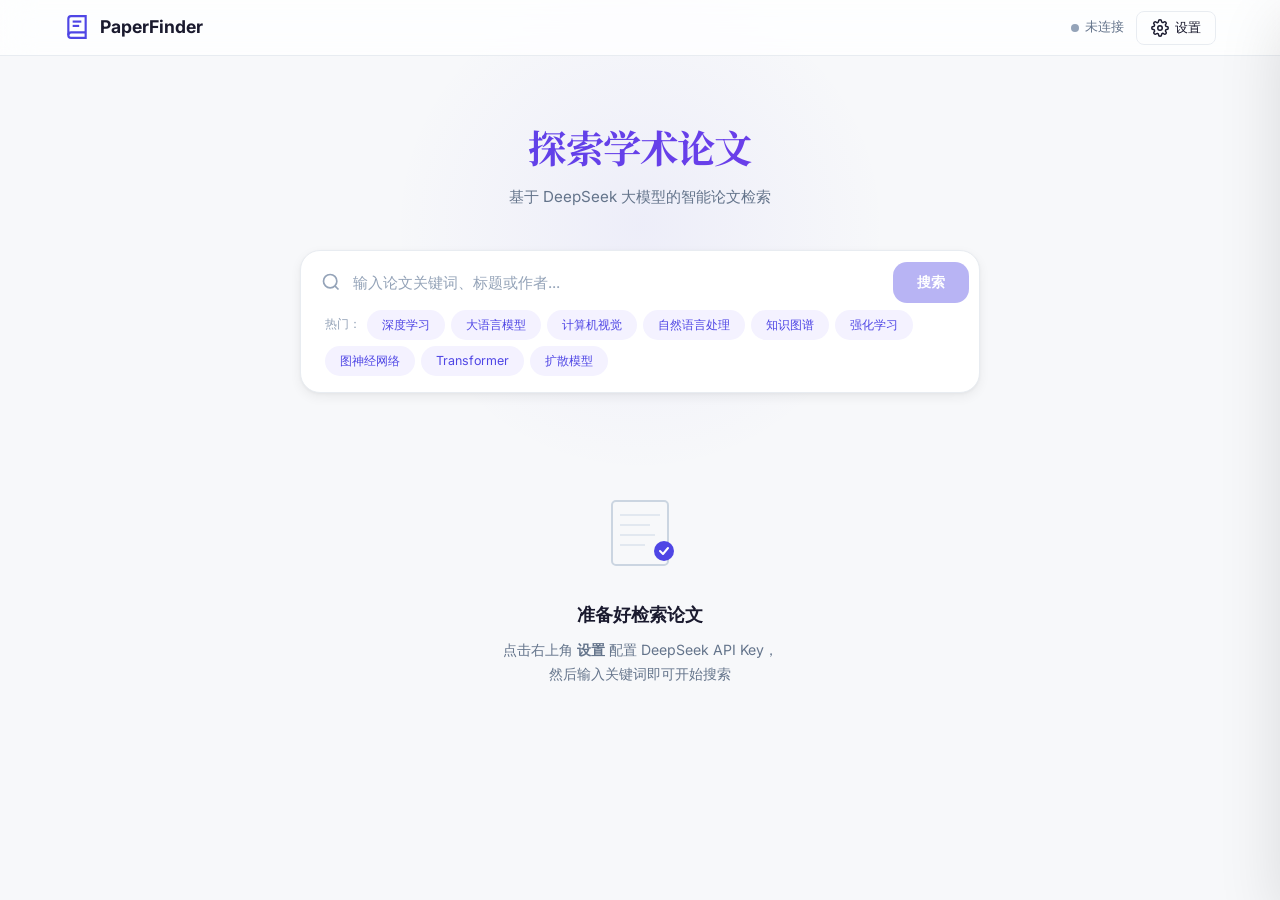
<file: paper-search/index.html>
<!DOCTYPE html>
<html lang="zh-CN">
<head>
  <meta charset="UTF-8">
  <meta name="viewport" content="width=device-width, initial-scale=1.0">
  <title>PaperFinder — 智能论文检索</title>
  <link rel="stylesheet" href="style.css">
  <link href="https://fonts.googleapis.com/css2?family=Inter:wght@400;500;600;700&family=Noto+Serif+SC:wght@400;600;700&display=swap" rel="stylesheet">
</head>
<body>
  <!-- ====== 导航栏 ====== -->
  <nav class="navbar">
    <div class="nav-inner">
      <a class="logo" href="#">
        <svg class="logo-icon" viewBox="0 0 24 24" fill="none" stroke="currentColor" stroke-width="2">
          <path d="M4 19.5A2.5 2.5 0 0 1 6.5 17H20"/>
          <path d="M6.5 2H20v20H6.5A2.5 2.5 0 0 1 4 19.5v-15A2.5 2.5 0 0 1 6.5 2z"/>
          <line x1="8" y1="7" x2="16" y2="7"/><line x1="8" y1="11" x2="14" y2="11"/>
        </svg>
        <span>PaperFinder</span>
      </a>

      <div class="nav-actions">
        <div class="connection-dot" id="connDot" title="未连接">
          <span class="dot"></span>
          <span class="conn-text" id="connLabel">未连接</span>
        </div>
        <button class="btn-ghost" id="btnSettings">
          <svg width="18" height="18" viewBox="0 0 24 24" fill="none" stroke="currentColor" stroke-width="2">
            <circle cx="12" cy="12" r="3"/>
            <path d="M19.4 15a1.65 1.65 0 0 0 .33 1.82l.06.06a2 2 0 1 1-2.83 2.83l-.06-.06a1.65 1.65 0 0 0-1.82-.33 1.65 1.65 0 0 0-1 1.51V21a2 2 0 0 1-4 0v-.09A1.65 1.65 0 0 0 9 19.4a1.65 1.65 0 0 0-1.82.33l-.06.06a2 2 0 1 1-2.83-2.83l.06-.06A1.65 1.65 0 0 0 4.68 15a1.65 1.65 0 0 0-1.51-1H3a2 2 0 0 1 0-4h.09A1.65 1.65 0 0 0 4.6 9a1.65 1.65 0 0 0-.33-1.82l-.06-.06a2 2 0 1 1 2.83-2.83l.06.06A1.65 1.65 0 0 0 9 4.68a1.65 1.65 0 0 0 1-1.51V3a2 2 0 0 1 4 0v.09a1.65 1.65 0 0 0 1 1.51 1.65 1.65 0 0 0 1.82-.33l.06-.06a2 2 0 1 1 2.83 2.83l-.06.06A1.65 1.65 0 0 0 19.4 9a1.65 1.65 0 0 0 1.51 1H21a2 2 0 0 1 0 4h-.09a1.65 1.65 0 0 0-1.51 1z"/>
          </svg>
          设置
        </button>
      </div>
    </div>
  </nav>

  <!-- ====== 设置抽屉 ====== -->
  <div class="drawer-overlay" id="drawerOverlay"></div>
  <aside class="drawer" id="drawer">
    <div class="drawer-head">
      <h3>DeepSeek API 配置</h3>
      <button class="btn-close-drawer" id="btnCloseDrawer">
        <svg width="20" height="20" viewBox="0 0 24 24" fill="none" stroke="currentColor" stroke-width="2"><line x1="18" y1="6" x2="6" y2="18"/><line x1="6" y1="6" x2="18" y2="18"/></svg>
      </button>
    </div>

    <div class="drawer-body">
      <div class="field">
        <label>API 基础 URL</label>
        <input type="text" id="apiBase" value="https://api.deepseek.com/v1">
        <span class="field-hint">DeepSeek 兼容 OpenAI 格式</span>
      </div>
      <div class="field">
        <label>API Key</label>
        <div class="input-wrap">
          <input type="password" id="apiKey" placeholder="sk-...">
          <button class="btn-eye" id="toggleKey">
            <svg width="16" height="16" viewBox="0 0 24 24" fill="none" stroke="currentColor" stroke-width="2"><path d="M1 12s4-8 11-8 11 8 11 8-4 8-11 8-11-8-11-8z"/><circle cx="12" cy="12" r="3"/></svg>
          </button>
        </div>
      </div>

      <div class="field">
        <label>模型</label>
        <select id="modelSelect" class="select-field">
          <option value="deepseek-chat">deepseek-chat</option>
          <option value="deepseek-reasoner">deepseek-reasoner</option>
        </select>
      </div>

      <div class="field-row">
        <span>结果数量</span>
        <div class="range-wrap">
          <input type="range" id="resultCount" min="1" max="15" value="5">
          <span class="range-v" id="resultCountValue">5</span>
        </div>
      </div>

      <button class="btn-connect" id="btnConnect">
        <svg width="16" height="16" viewBox="0 0 24 24" fill="none" stroke="currentColor" stroke-width="2"><polyline points="17 1 21 5 17 9"/><path d="M3 11V9a4 4 0 0 1 4-4h14"/><polyline points="7 23 3 19 7 15"/><path d="M21 13v2a4 4 0 0 1-4 4H3"/></svg>
        测试连接
      </button>
      <div class="conn-msg" id="connectStatus"></div>

      <div class="drawer-section">
        <h4>搜索领域</h4>
        <div class="checkbox-group" id="domainCheckboxes">
          <label class="check-row"><input type="checkbox" value="cs" checked><span class="check-label">计算机科学</span></label>
          <label class="check-row"><input type="checkbox" value="ai" checked><span class="check-label">人工智能</span></label>
          <label class="check-row"><input type="checkbox" value="math"><span class="check-label">数学</span></label>
          <label class="check-row"><input type="checkbox" value="physics"><span class="check-label">物理学</span></label>
          <label class="check-row"><input type="checkbox" value="bio"><span class="check-label">生物学</span></label>
          <label class="check-row"><input type="checkbox" value="econ"><span class="check-label">经济学</span></label>
        </div>
      </div>
    </div>
  </aside>

  <!-- ====== 主内容 ====== -->
  <main class="main">

    <!-- Hero -->
    <section class="hero" id="hero">
      <div class="hero-glow"></div>
      <div class="hero-content">
        <h1>探索学术论文</h1>
        <p class="hero-sub">基于 DeepSeek 大模型的智能论文检索</p>

        <div class="search-panel" id="searchPanel">
          <div class="search-row">
            <svg class="search-icon" width="20" height="20" viewBox="0 0 24 24" fill="none" stroke="currentColor" stroke-width="2"><circle cx="11" cy="11" r="8"/><line x1="21" y1="21" x2="16.65" y2="16.65"/></svg>
            <input type="text" id="searchInput" placeholder="输入论文关键词、标题或作者...">
            <button class="btn-search-main" id="btnSearch" disabled>搜索</button>
          </div>

          <div class="tags-row" id="searchSuggestions">
            <span class="tags-label">热门：</span>
          </div>
        </div>
      </div>
    </section>

    <!-- 结果区 -->
    <section class="results-area" id="resultsArea" style="display:none;">
      <div class="results-toolbar" id="resultsToolbar" style="display:none;">
        <div class="results-stats" id="resultsStats"></div>
        <div class="toolbar-right">
          <button class="btn-tool" id="btnClear">
            <svg width="14" height="14" viewBox="0 0 24 24" fill="none" stroke="currentColor" stroke-width="2"><line x1="18" y1="6" x2="6" y2="18"/><line x1="6" y1="6" x2="18" y2="18"/></svg>
            清空
          </button>
          <div class="sort-group">
            <span>排序</span>
            <select id="sortBy">
              <option value="year">年份</option>
              <option value="relevance">相关度</option>
            </select>
          </div>
        </div>
      </div>

      <!-- 加载 -->
      <div class="loader" id="loadingOverlay" style="display:none;">
        <div class="loader-pulse"></div>
        <p id="loadingText">正在检索论文...</p>
      </div>

      <!-- 卡片列表 -->
      <div class="cards" id="resultsList"></div>

      <!-- 空状态 -->
      <div class="empty" id="emptyState">
        <div class="empty-art">
          <svg width="80" height="80" viewBox="0 0 80 80" fill="none">
            <rect x="12" y="8" width="56" height="64" rx="4" stroke="#cbd5e1" stroke-width="2"/>
            <line x1="20" y1="22" x2="60" y2="22" stroke="#e2e8f0" stroke-width="2"/>
            <line x1="20" y1="32" x2="50" y2="32" stroke="#e2e8f0" stroke-width="2"/>
            <line x1="20" y1="42" x2="55" y2="42" stroke="#e2e8f0" stroke-width="2"/>
            <line x1="20" y1="52" x2="45" y2="52" stroke="#e2e8f0" stroke-width="2"/>
            <circle cx="64" cy="58" r="10" fill="#4f46e5"/>
            <path d="M60 58l3 3 5-6" stroke="#fff" stroke-width="2" stroke-linecap="round" stroke-linejoin="round"/>
          </svg>
        </div>
        <h3>准备好检索论文</h3>
        <p>点击右上角 <strong>设置</strong> 配置 DeepSeek API Key，<br>然后输入关键词即可开始搜索</p>
      </div>

      <!-- 无结果 -->
      <div class="empty" id="noResults" style="display:none;">
        <svg width="64" height="64" viewBox="0 0 24 24" fill="none" stroke="#94a3b8" stroke-width="1.5">
          <circle cx="11" cy="11" r="8"/><line x1="21" y1="21" x2="16.65" y2="16.65"/>
          <line x1="8" y1="11" x2="14" y2="11"/>
        </svg>
        <h3>未找到匹配论文</h3>
        <p>尝试更换关键词或调整搜索领域</p>
      </div>

      <!-- 分页 -->
      <div class="pager" id="pagination" style="display:none;"></div>
    </section>
  </main>

  <!-- ====== 详情模态框 ====== -->
  <div class="modal-glass" id="modalOverlay">
    <div class="modal-card" id="modalCard">
      <div class="modal-top">
        <div>
          <span class="modal-badge" id="modalBadge">论文</span>
          <h2 id="modalTitle"></h2>
        </div>
        <button class="btn-modal-close" id="btnCloseModal">
          <svg width="20" height="20" viewBox="0 0 24 24" fill="none" stroke="currentColor" stroke-width="2"><line x1="18" y1="6" x2="6" y2="18"/><line x1="6" y1="6" x2="18" y2="18"/></svg>
        </button>
      </div>
      <div class="modal-scroll" id="modalBody"></div>
    </div>
  </div>

  <script src="app.js"></script>
</body>
</html>
</file>
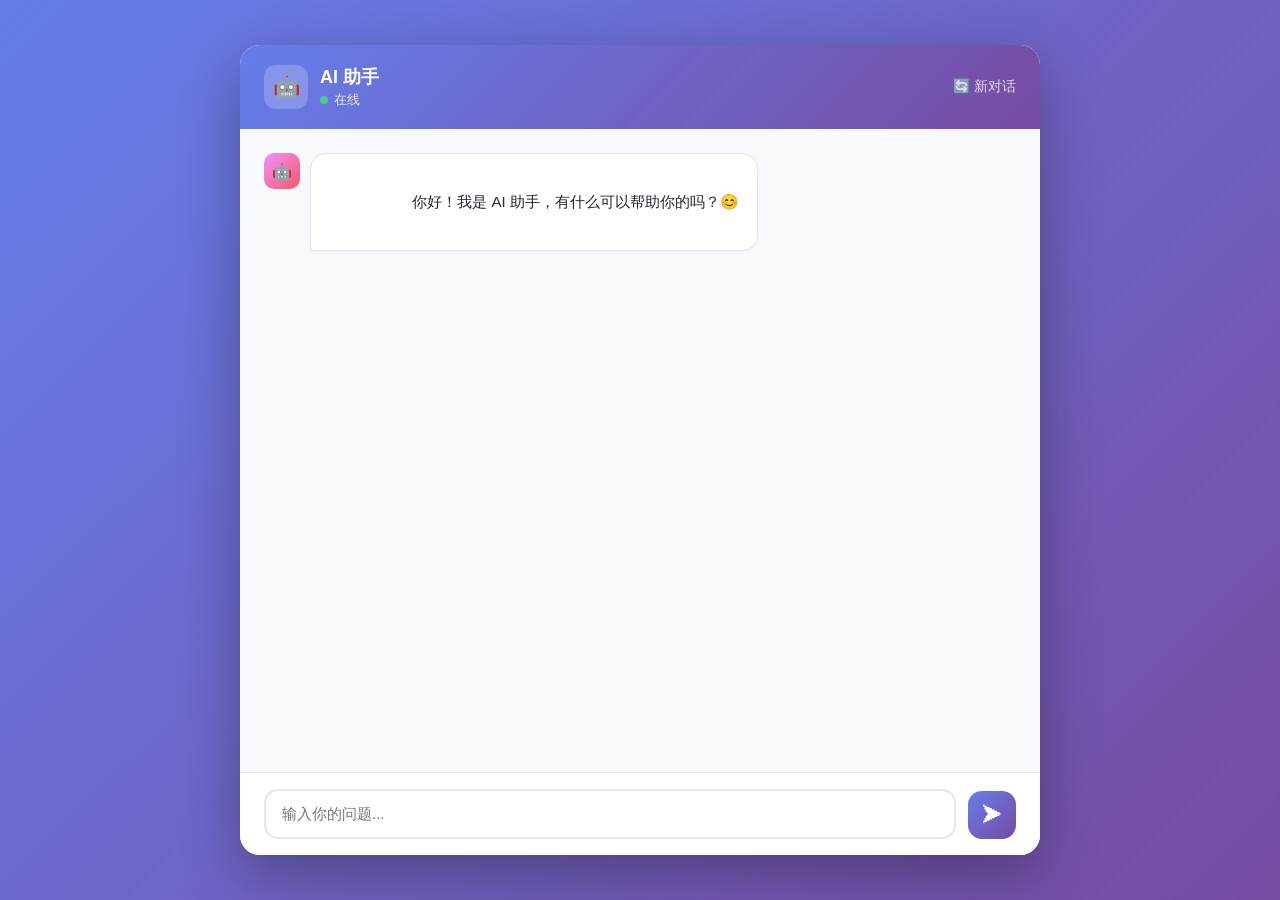
<file: index1.html>
<!DOCTYPE html>
<html lang="zh-CN">
<head>
    <meta charset="UTF-8">
    <meta name="viewport" content="width=device-width, initial-scale=1.0">
    <title>AI 聊天机器人</title>
    <style>
        * {
            margin: 0;
            padding: 0;
            box-sizing: border-box;
        }

        body {
            font-family: -apple-system, BlinkMacSystemFont, 'Segoe UI', 'PingFang SC', 'Microsoft YaHei', sans-serif;
            background: linear-gradient(135deg, #667eea 0%, #764ba2 100%);
            min-height: 100vh;
            display: flex;
            align-items: center;
            justify-content: center;
            padding: 20px;
        }

        .chat-container {
            width: 100%;
            max-width: 800px;
            height: 90vh;
            background: #fff;
            border-radius: 20px;
            box-shadow: 0 20px 60px rgba(0, 0, 0, 0.3);
            display: flex;
            flex-direction: column;
            overflow: hidden;
        }

        .chat-header {
            background: linear-gradient(135deg, #667eea 0%, #764ba2 100%);
            color: white;
            padding: 20px 24px;
            display: flex;
            align-items: center;
            gap: 12px;
        }

        .chat-header .avatar {
            width: 44px;
            height: 44px;
            border-radius: 12px;
            background: rgba(255, 255, 255, 0.2);
            display: flex;
            align-items: center;
            justify-content: center;
            font-size: 22px;
        }

        .chat-header .info h2 {
            font-size: 18px;
            font-weight: 600;
        }

        .chat-header .info p {
            font-size: 13px;
            opacity: 0.85;
            margin-top: 2px;
        }

        .status-dot {
            display: inline-block;
            width: 8px;
            height: 8px;
            border-radius: 50%;
            background: #4ade80;
            margin-right: 6px;
        }

        .chat-messages {
            flex: 1;
            overflow-y: auto;
            padding: 24px;
            display: flex;
            flex-direction: column;
            gap: 16px;
            background: #f8f9fc;
        }

        .chat-messages::-webkit-scrollbar {
            width: 6px;
        }

        .chat-messages::-webkit-scrollbar-thumb {
            background: #d1d5db;
            border-radius: 3px;
        }

        .message {
            display: flex;
            gap: 10px;
            animation: fadeIn 0.3s ease;
        }

        @keyframes fadeIn {
            from { opacity: 0; transform: translateY(10px); }
            to { opacity: 1; transform: translateY(0); }
        }

        .message.user {
            flex-direction: row-reverse;
        }

        .message-avatar {
            width: 36px;
            height: 36px;
            border-radius: 10px;
            display: flex;
            align-items: center;
            justify-content: center;
            font-size: 16px;
            flex-shrink: 0;
        }

        .message.user .message-avatar {
            background: linear-gradient(135deg, #667eea 0%, #764ba2 100%);
            color: white;
        }

        .message.assistant .message-avatar {
            background: linear-gradient(135deg, #f093fb 0%, #f5576c 100%);
            color: white;
        }

        .message-bubble {
            max-width: 70%;
            padding: 12px 18px;
            border-radius: 16px;
            font-size: 15px;
            line-height: 1.6;
            word-wrap: break-word;
            white-space: pre-wrap;
        }

        .message.user .message-bubble {
            background: linear-gradient(135deg, #667eea 0%, #764ba2 100%);
            color: white;
            border-bottom-right-radius: 4px;
        }

        .message.assistant .message-bubble {
            background: white;
            color: #1f2937;
            border: 1px solid #e5e7eb;
            border-bottom-left-radius: 4px;
            box-shadow: 0 1px 3px rgba(0, 0, 0, 0.05);
        }

        .message-bubble p {
            margin-bottom: 8px;
        }
        .message-bubble p:last-child {
            margin-bottom: 0;
        }

        .message-bubble code {
            background: rgba(0, 0, 0, 0.06);
            padding: 2px 6px;
            border-radius: 4px;
            font-size: 13px;
            font-family: 'Fira Code', 'Consolas', monospace;
        }

        .message.user .message-bubble code {
            background: rgba(255, 255, 255, 0.2);
        }

        .typing-indicator {
            display: flex;
            gap: 4px;
            padding: 12px 18px;
        }

        .typing-indicator span {
            width: 8px;
            height: 8px;
            border-radius: 50%;
            background: #9ca3af;
            animation: typing 1.4s infinite;
        }

        .typing-indicator span:nth-child(2) { animation-delay: 0.2s; }
        .typing-indicator span:nth-child(3) { animation-delay: 0.4s; }

        @keyframes typing {
            0%, 60%, 100% { transform: translateY(0); opacity: 0.4; }
            30% { transform: translateY(-8px); opacity: 1; }
        }

        .chat-input-area {
            padding: 16px 24px;
            background: white;
            border-top: 1px solid #e5e7eb;
            display: flex;
            gap: 12px;
            align-items: flex-end;
        }

        .chat-input-area textarea {
            flex: 1;
            border: 2px solid #e5e7eb;
            border-radius: 14px;
            padding: 12px 16px;
            font-size: 15px;
            font-family: inherit;
            resize: none;
            outline: none;
            max-height: 120px;
            transition: border-color 0.2s;
            line-height: 1.5;
        }

        .chat-input-area textarea:focus {
            border-color: #667eea;
        }

        .send-btn {
            width: 48px;
            height: 48px;
            border-radius: 14px;
            border: none;
            background: linear-gradient(135deg, #667eea 0%, #764ba2 100%);
            color: white;
            font-size: 20px;
            cursor: pointer;
            display: flex;
            align-items: center;
            justify-content: center;
            transition: transform 0.2s, box-shadow 0.2s;
            flex-shrink: 0;
        }

        .send-btn:hover {
            transform: scale(1.05);
            box-shadow: 0 4px 15px rgba(102, 126, 234, 0.4);
        }

        .send-btn:active {
            transform: scale(0.95);
        }

        .send-btn:disabled {
            opacity: 0.5;
            cursor: not-allowed;
            transform: none;
            box-shadow: none;
        }

        .clear-btn {
            background: transparent;
            border: none;
            color: white;
            cursor: pointer;
            font-size: 14px;
            margin-left: auto;
            opacity: 0.8;
            transition: opacity 0.2s;
        }

        .clear-btn:hover {
            opacity: 1;
        }

        .error-message {
            background: #fef2f2;
            border: 1px solid #fecaca;
            color: #dc2626;
            padding: 10px 16px;
            border-radius: 10px;
            font-size: 14px;
            text-align: center;
        }
    </style>
</head>
<body>
    <div class="chat-container">
        <div class="chat-header">
            <div class="avatar">🤖</div>
            <div class="info">
                <h2>AI 助手</h2>
                <p><span class="status-dot"></span>在线</p>
            </div>
            <button class="clear-btn" onclick="clearChat()" title="清空对话">🔄 新对话</button>
        </div>

        <div class="chat-messages" id="chatMessages">
            <div class="message assistant">
                <div class="message-avatar">🤖</div>
                <div class="message-bubble">
                    你好！我是 AI 助手，有什么可以帮助你的吗？😊
                </div>
            </div>
        </div>

        <div class="chat-input-area">
            <textarea
                id="messageInput"
                placeholder="输入你的问题..."
                rows="1"
                onkeydown="handleKeyDown(event)"
                oninput="autoResize(this)"
            ></textarea>
            <button class="send-btn" id="sendBtn" onclick="sendMessage()">
                ➤
            </button>
        </div>
    </div>

    <script>
        const API_KEY = 'app-eGuNiEYDBUP9aESNsYetgtdC';
        const API_BASE = 'https://api.dify.ai/v1';
        const USER_ID = 'user-' + Date.now();

        let conversationId = '';
        let isProcessing = false;

        const chatMessages = document.getElementById('chatMessages');
        const messageInput = document.getElementById('messageInput');
        const sendBtn = document.getElementById('sendBtn');

        function autoResize(textarea) {
            textarea.style.height = 'auto';
            textarea.style.height = Math.min(textarea.scrollHeight, 120) + 'px';
        }

        function handleKeyDown(event) {
            if (event.key === 'Enter' && !event.shiftKey) {
                event.preventDefault();
                sendMessage();
            }
        }

        function scrollToBottom() {
            chatMessages.scrollTop = chatMessages.scrollHeight;
        }

        function addMessage(role, content) {
            const messageDiv = document.createElement('div');
            messageDiv.className = `message ${role}`;
            messageDiv.innerHTML = `
                <div class="message-avatar">${role === 'user' ? '👤' : '🤖'}</div>
                <div class="message-bubble">${escapeHtml(content)}</div>
            `;
            chatMessages.appendChild(messageDiv);
            scrollToBottom();
            return messageDiv;
        }

        function addTypingIndicator() {
            const typingDiv = document.createElement('div');
            typingDiv.className = 'message assistant';
            typingDiv.id = 'typingIndicator';
            typingDiv.innerHTML = `
                <div class="message-avatar">🤖</div>
                <div class="message-bubble">
                    <div class="typing-indicator">
                        <span></span><span></span><span></span>
                    </div>
                </div>
            `;
            chatMessages.appendChild(typingDiv);
            scrollToBottom();
        }

        function removeTypingIndicator() {
            const indicator = document.getElementById('typingIndicator');
            if (indicator) indicator.remove();
        }

        function addError(message) {
            const errorDiv = document.createElement('div');
            errorDiv.className = 'error-message';
            errorDiv.textContent = '❌ ' + message;
            chatMessages.appendChild(errorDiv);
            scrollToBottom();
        }

        function escapeHtml(text) {
            const div = document.createElement('div');
            div.textContent = text;
            return div.innerHTML;
        }

        function setProcessing(processing) {
            isProcessing = processing;
            sendBtn.disabled = processing;
            messageInput.disabled = processing;
            if (!processing) {
                messageInput.focus();
            }
        }

        async function sendMessage() {
            const query = messageInput.value.trim();
            if (!query || isProcessing) return;

            messageInput.value = '';
            messageInput.style.height = 'auto';
            setProcessing(true);

            // 显示用户消息
            addMessage('user', query);

            // 显示打字指示器
            addTypingIndicator();

            try {
                const response = await fetch(`${API_BASE}/chat-messages`, {
                    method: 'POST',
                    headers: {
                        'Authorization': `Bearer ${API_KEY}`,
                        'Content-Type': 'application/json',
                    },
                    body: JSON.stringify({
                        inputs: {},
                        query: query,
                        response_mode: 'blocking',
                        conversation_id: conversationId,
                        user: USER_ID,
                    }),
                });

                removeTypingIndicator();

                if (!response.ok) {
                    const errData = await response.json().catch(() => ({}));
                    throw new Error(errData.message || `请求失败 (${response.status})`);
                }

                const data = await response.json();

                // 保存 conversation_id 以维持对话上下文
                if (data.conversation_id) {
                    conversationId = data.conversation_id;
                }

                // 显示 AI 回复
                addMessage('assistant', data.answer);

            } catch (error) {
                removeTypingIndicator();
                addError(error.message || '网络错误，请稍后重试');
            } finally {
                setProcessing(false);
            }
        }

        function clearChat() {
            if (isProcessing) return;
            conversationId = '';
            chatMessages.innerHTML = `
                <div class="message assistant">
                    <div class="message-avatar">🤖</div>
                    <div class="message-bubble">
                        你好！我是 AI 助手，有什么可以帮助你的吗？😊
                    </div>
                </div>
            `;
        }
    </script>
</body>
</html>
</file>
<file: paper-search/style.css>
/* ==========================================
   PaperFinder — 智能论文检索
   基于 DeepSeek Chat API
   设计语言：学术 · 清透 · 克制
   ========================================== */

/* === Reset & Vars === */
:root {
  --c-bg:        #f7f8fa;
  --c-surface:   #ffffff;
  --c-text:      #1a1a2e;
  --c-sub:       #64748b;
  --c-muted:     #94a3b8;
  --c-border:    #e8ecf1;
  --c-accent:    #4f46e5;
  --c-accent2:   #7c3aed;
  --c-warm:      #f59e0b;
  --c-green:     #10b981;
  --c-red:       #ef4444;
  --c-glass:     rgba(255,255,255,0.72);
  --shadow-sm:   0 1px 2px rgba(0,0,0,.04);
  --shadow:      0 1px 3px rgba(0,0,0,.06), 0 1px 2px rgba(0,0,0,.04);
  --shadow-md:   0 4px 12px rgba(0,0,0,.06), 0 1px 3px rgba(0,0,0,.04);
  --shadow-lg:   0 12px 40px rgba(0,0,0,.08), 0 2px 8px rgba(0,0,0,.04);
  --shadow-xl:   0 20px 60px rgba(0,0,0,.12);
  --radius:      8px;
  --radius-lg:   14px;
  --radius-xl:   20px;
  --font-sans:   'Inter', -apple-system, BlinkMacSystemFont, 'Segoe UI', sans-serif;
  --font-serif:  'Noto Serif SC', 'Source Han Serif SC', serif;
  --ease:        cubic-bezier(.4,0,.2,1);
  --ease-out:    cubic-bezier(0,0,.2,1);
}

*, *::before, *::after { box-sizing: border-box; margin: 0; padding: 0; }

html { font-size: 16px; scroll-behavior: smooth; }

body {
  font-family: var(--font-sans);
  background: var(--c-bg);
  color: var(--c-text);
  line-height: 1.6;
  -webkit-font-smoothing: antialiased;
  overflow-x: hidden;
}

/* === 导航栏 === */
.navbar {
  position: sticky; top: 0; z-index: 100;
  height: 56px;
  background: rgba(255,255,255,.78);
  backdrop-filter: blur(16px) saturate(180%);
  border-bottom: 1px solid var(--c-border);
}
.nav-inner {
  max-width: 1200px; margin: 0 auto; height: 100%;
  display: flex; align-items: center; justify-content: space-between;
  padding: 0 24px;
}
.logo {
  display: flex; align-items: center; gap: 10px;
  text-decoration: none; color: var(--c-text);
  font-weight: 700; font-size: 1.1rem;
}
.logo-icon { width: 26px; height: 26px; color: var(--c-accent); }

.nav-actions {
  display: flex; align-items: center; gap: 12px;
}

/* 连接状态 */
.connection-dot {
  display: flex; align-items: center; gap: 6px;
  font-size: .8rem; color: var(--c-sub);
}
.connection-dot .dot {
  width: 8px; height: 8px; border-radius: 50%;
  background: var(--c-muted); transition: background .3s;
}
.connection-dot.connected .dot { background: var(--c-green); box-shadow: 0 0 6px rgba(16,185,129,.4); }
.connection-dot.error .dot { background: var(--c-red); }

/* 按钮 */
.btn-ghost {
  display: inline-flex; align-items: center; gap: 6px;
  padding: 7px 14px;
  background: transparent; border: 1px solid var(--c-border);
  border-radius: var(--radius); font-size: .82rem; color: var(--c-text);
  cursor: pointer; transition: all .15s var(--ease);
}
.btn-ghost:hover { background: var(--c-border); }

/* === 设置抽屉 === */
.drawer-overlay {
  position: fixed; inset: 0; z-index: 200;
  background: rgba(0,0,0,.3);
  opacity: 0; pointer-events: none;
  transition: opacity .25s var(--ease);
}
.drawer-overlay.open { opacity: 1; pointer-events: auto; }

.drawer {
  position: fixed; top: 0; right: 0; bottom: 0; z-index: 210;
  width: 400px; max-width: 90vw;
  background: var(--c-surface);
  box-shadow: var(--shadow-xl);
  transform: translateX(100%);
  transition: transform .3s var(--ease-out);
  display: flex; flex-direction: column;
}
.drawer.open { transform: translateX(0); }

.drawer-head {
  display: flex; align-items: center; justify-content: space-between;
  padding: 18px 24px; border-bottom: 1px solid var(--c-border);
}
.drawer-head h3 { font-size: .95rem; font-weight: 600; }

.btn-close-drawer {
  display: flex; align-items: center; justify-content: center;
  width: 32px; height: 32px; border: none; background: none;
  border-radius: var(--radius); cursor: pointer; color: var(--c-sub);
  transition: all .15s;
}
.btn-close-drawer:hover { background: var(--c-border); color: var(--c-text); }

.drawer-body { flex: 1; overflow-y: auto; padding: 20px 24px; }

.field { margin-bottom: 14px; }
.field label {
  display: block; font-size: .78rem; font-weight: 500;
  color: var(--c-sub); margin-bottom: 5px;
}
.field input[type="text"],
.field input[type="password"] {
  width: 100%; padding: 9px 12px;
  border: 1px solid var(--c-border); border-radius: var(--radius);
  font-size: .85rem; font-family: var(--font-sans);
  outline: none; transition: border-color .15s, box-shadow .15s;
  background: var(--c-bg);
}
.field input:focus { border-color: var(--c-accent); box-shadow: 0 0 0 3px rgba(79,70,229,.1); }
.field .field-hint {
  display: block; margin-top: 4px; font-size: .7rem; color: var(--c-muted);
}
.select-field {
  width: 100%; padding: 9px 12px;
  border: 1px solid var(--c-border); border-radius: var(--radius);
  font-size: .85rem; font-family: var(--font-sans);
  outline: none; transition: border-color .15s;
  background: var(--c-bg); cursor: pointer;
}
.select-field:focus { border-color: var(--c-accent); }

.input-wrap { position: relative; }
.input-wrap input { padding-right: 38px; }
.btn-eye {
  position: absolute; right: 6px; top: 50%; transform: translateY(-50%);
  display: flex; align-items: center; justify-content: center;
  width: 30px; height: 30px; border: none; background: none;
  border-radius: 6px; cursor: pointer; color: var(--c-muted);
}
.btn-eye:hover { background: var(--c-border); color: var(--c-text); }

.btn-connect {
  width: 100%; padding: 10px;
  display: flex; align-items: center; justify-content: center; gap: 8px;
  background: var(--c-accent); color: #fff; border: none;
  border-radius: var(--radius); font-size: .85rem; font-weight: 600;
  cursor: pointer; transition: all .15s;
}
.btn-connect:hover { background: var(--c-accent2); }
.btn-connect:disabled { opacity: .5; cursor: not-allowed; }

.conn-msg {
  margin-top: 10px; font-size: .78rem;
  padding: 8px 12px; border-radius: var(--radius);
  display: none;
}
.conn-msg.success { display: block; background: #ecfdf5; color: #065f46; }
.conn-msg.error { display: block; background: #fef2f2; color: #991b1b; }
.conn-msg.loading { display: block; background: #eff6ff; color: #1e40af; }

/* 抽屉分区 */
.drawer-section { margin-top: 24px; }
.drawer-section h4 {
  font-size: .78rem; font-weight: 600; text-transform: uppercase;
  letter-spacing: .04em; color: var(--c-muted); margin-bottom: 10px;
}

/* 领域复选框 */
.checkbox-group {
  display: grid; grid-template-columns: 1fr 1fr; gap: 6px;
}
.check-row {
  display: flex; align-items: center; gap: 8px;
  padding: 7px 10px; border: 1px solid var(--c-border);
  border-radius: 6px; cursor: pointer; transition: all .15s;
  font-size: .82rem;
}
.check-row:hover { background: var(--c-bg); }
.check-row input[type="checkbox"] { accent-color: var(--c-accent); }
.check-label { user-select: none; }

/* 知识库列表 */
.ds-list {
  display: flex; flex-direction: column; gap: 6px;
  max-height: 240px; overflow-y: auto;
}
.ds-item {
  padding: 10px 12px; border: 1px solid var(--c-border);
  border-radius: var(--radius); cursor: pointer;
  transition: all .15s;
}
.ds-item:hover { border-color: var(--c-accent); background: #f5f3ff; }
.ds-item.active { border-color: var(--c-accent); background: #eef2ff; box-shadow: 0 0 0 1px var(--c-accent); }
.ds-item .ds-name { font-size: .83rem; font-weight: 500; margin-bottom: 2px; }
.ds-item .ds-meta { font-size: .72rem; color: var(--c-muted); }

/* 检索参数 */
.field-row {
  display: flex; align-items: center; justify-content: space-between;
  margin-bottom: 10px; font-size: .82rem; color: var(--c-text);
}
.range-wrap { display: flex; align-items: center; gap: 8px; }
.range-wrap input[type="range"] {
  width: 120px; accent-color: var(--c-accent);
}
.range-v { font-size: .8rem; font-weight: 600; color: var(--c-accent); min-width: 22px; }

.toggle-row {
  display: flex; align-items: center; gap: 10px;
  font-size: .82rem; cursor: pointer; user-select: none;
}
.toggle-row input { display: none; }
.toggle-row .toggle {
  width: 38px; height: 22px; border-radius: 11px;
  background: var(--c-border); position: relative;
  transition: background .2s;
}
.toggle-row .toggle::after {
  content: ''; position: absolute;
  width: 18px; height: 18px; border-radius: 50%;
  background: #fff; top: 2px; left: 2px;
  transition: transform .2s var(--ease); box-shadow: var(--shadow-sm);
}
.toggle-row input:checked + .toggle { background: var(--c-accent); }
.toggle-row input:checked + .toggle::after { transform: translateX(16px); }

/* === 主内容 === */
.main {
  max-width: 1200px; margin: 0 auto; padding: 0 24px 60px;
}

/* === Hero === */
.hero {
  position: relative;
  padding: 60px 0 0;
  text-align: center;
}
.hero-glow {
  position: absolute; top: -80px; left: 50%; transform: translateX(-50%);
  width: 500px; height: 500px;
  background: radial-gradient(circle at center, rgba(79,70,229,.06) 0%, transparent 70%);
  pointer-events: none;
}
.hero-content { position: relative; }

.hero h1 {
  font-family: var(--font-serif);
  font-size: 2.4rem; font-weight: 700;
  letter-spacing: -.02em; margin-bottom: 8px;
  background: linear-gradient(135deg, var(--c-accent), var(--c-accent2));
  -webkit-background-clip: text; -webkit-text-fill-color: transparent;
  background-clip: text;
}
.hero-sub { font-size: .95rem; color: var(--c-sub); margin-bottom: 40px; }

/* 搜索面板 */
.search-panel {
  max-width: 680px; margin: 0 auto;
  background: var(--c-surface);
  border: 1px solid var(--c-border);
  border-radius: var(--radius-xl);
  padding: 8px;
  box-shadow: var(--shadow-md);
  transition: box-shadow .3s;
}
.search-panel:focus-within {
  box-shadow: 0 0 0 3px rgba(79,70,229,.15), var(--shadow-md);
}
.search-row {
  display: flex; align-items: center; gap: 4px;
  padding: 2px;
}
.search-icon { flex-shrink: 0; margin-left: 10px; color: var(--c-muted); }
.search-row input {
  flex: 1; padding: 12px 8px; border: none;
  font-size: .95rem; font-family: var(--font-sans); outline: none;
  background: transparent;
}
.search-row input::placeholder { color: var(--c-muted); }
.btn-search-main {
  padding: 11px 24px; background: var(--c-accent); color: #fff;
  border: none; border-radius: 14px; font-size: .88rem; font-weight: 600;
  cursor: pointer; transition: all .15s; white-space: nowrap;
}
.btn-search-main:hover { background: var(--c-accent2); }
.btn-search-main:disabled { opacity: .4; cursor: not-allowed; }

.search-meta {
  margin-top: 8px; padding: 0 16px 4px;
  display: flex; align-items: center; gap: 6px;
  font-size: .76rem; color: var(--c-muted);
}
.search-meta .sep { color: var(--c-border); }

.tags-row {
  display: flex; flex-wrap: wrap; align-items: center; gap: 6px;
  padding: 4px 16px 8px;
}
.tags-label { font-size: .74rem; color: var(--c-muted); }
.tag {
  padding: 4px 14px; background: #f4f2ff; color: var(--c-accent);
  border-radius: 20px; font-size: .78rem; cursor: pointer;
  border: 1px solid transparent; transition: all .15s;
}
.tag:hover { border-color: var(--c-accent); background: #eef2ff; }

/* === 结果区域 === */
.results-area { padding-top: 40px; }

.results-toolbar {
  display: flex; align-items: center; justify-content: space-between;
  padding-bottom: 16px; border-bottom: 1px solid var(--c-border);
  margin-bottom: 20px;
}
.results-stats { font-size: .85rem; color: var(--c-sub); }
.results-stats strong { color: var(--c-text); }
.toolbar-right { display: flex; align-items: center; gap: 12px; }
.btn-tool {
  display: inline-flex; align-items: center; gap: 4px;
  padding: 5px 12px; font-size: .78rem; color: var(--c-sub);
  background: none; border: 1px solid var(--c-border); border-radius: var(--radius);
  cursor: pointer; transition: all .15s;
}
.btn-tool:hover { border-color: var(--c-muted); color: var(--c-text); }
.sort-group {
  display: flex; align-items: center; gap: 6px;
  font-size: .8rem; color: var(--c-sub);
}
.sort-group select {
  padding: 4px 8px; border: 1px solid var(--c-border);
  border-radius: 6px; font-size: .8rem; outline: none; cursor: pointer;
}

/* === 论文卡片 === */
.cards {
  display: grid; gap: 16px;
}
.card {
  background: var(--c-surface);
  border: 1px solid var(--c-border);
  border-radius: var(--radius-lg);
  padding: 22px 24px;
  cursor: pointer;
  transition: all .2s var(--ease);
  position: relative; overflow: hidden;
}
.card::before {
  content: ''; position: absolute;
  top: 0; left: 0; width: 4px; height: 100%;
  background: var(--c-border); border-radius: 4px 0 0 4px;
  transition: background .2s;
}
.card:hover {
  box-shadow: var(--shadow-md);
  transform: translateY(-2px);
  border-color: #ddd6fe;
}
.card:hover::before { background: var(--c-accent); }

.card-head {
  display: flex; align-items: flex-start; justify-content: space-between;
  gap: 12px; margin-bottom: 10px;
}
.card-title {
  font-family: var(--font-serif);
  font-size: 1.05rem; font-weight: 600; line-height: 1.5;
  color: var(--c-text);
}
.card-title-cn {
  font-size: .82rem; color: var(--c-sub); margin-bottom: 6px;
  margin-top: -4px;
}

/* 分数徽章 */
.score-badge {
  flex-shrink: 0;
  padding: 3px 10px; border-radius: 20px;
  font-size: .72rem; font-weight: 700;
}
.score-badge.high {
  background: #ecfdf5; color: #065f46;
}
.score-badge.medium {
  background: #fffbeb; color: #92400e;
}
.score-badge.low {
  background: #fef2f2; color: #991b1b;
}

.card-meta {
  display: flex; flex-wrap: wrap; gap: 16px;
  margin-bottom: 12px;
  font-size: .78rem; color: var(--c-muted);
}
.card-meta span { display: flex; align-items: center; gap: 4px; }

.card-snippet {
  font-size: .88rem; color: var(--c-sub); line-height: 1.75;
  display: -webkit-box; -webkit-line-clamp: 3; -webkit-box-orient: vertical;
  overflow: hidden;
}
.card-foot {
  display: flex; align-items: center; justify-content: space-between;
  margin-top: 14px; padding-top: 12px;
  border-top: 1px solid var(--c-border);
}
.card-foot .doc-name {
  font-size: .76rem; color: var(--c-muted);
  display: flex; align-items: center; gap: 5px;
}
.card-foot .card-link {
  font-size: .78rem; color: var(--c-accent); font-weight: 500;
  display: flex; align-items: center; gap: 4px;
  transition: gap .15s;
}
.card:hover .card-link { gap: 8px; }

/* === 加载器 === */
.loader {
  display: flex; flex-direction: column; align-items: center;
  padding: 60px 0; gap: 16px; color: var(--c-sub);
}
.loader-pulse {
  width: 36px; height: 36px; border-radius: 50%;
  background: var(--c-accent);
  animation: pulse 1.2s ease-in-out infinite;
}
@keyframes pulse {
  0%, 100% { transform: scale(.6); opacity: .4; }
  50% { transform: scale(1); opacity: 1; }
}

/* === 空状态 === */
.empty {
  text-align: center; padding: 60px 20px;
  color: var(--c-sub);
}
.empty-art { margin-bottom: 20px; }
.empty h3 { font-size: 1.15rem; font-weight: 600; color: var(--c-text); margin-bottom: 8px; }
.empty p { font-size: .88rem; line-height: 1.7; }

/* === 分页 === */
.pager {
  display: flex; align-items: center; justify-content: center;
  gap: 6px; padding: 32px 0 16px;
}
.pager button {
  min-width: 34px; height: 34px;
  padding: 0 10px; border: 1px solid var(--c-border);
  background: var(--c-surface); border-radius: var(--radius);
  font-size: .82rem; cursor: pointer; transition: all .15s;
  display: flex; align-items: center; justify-content: center;
}
.pager button:hover:not(:disabled):not(.current) {
  border-color: var(--c-accent); color: var(--c-accent);
}
.pager button.current {
  background: var(--c-accent); color: #fff; border-color: var(--c-accent);
}
.pager button:disabled { opacity: .35; cursor: not-allowed; }
.pager .dots { padding: 0 4px; color: var(--c-muted); font-size: .8rem; }

/* === 模态框 === */
.modal-glass {
  position: fixed; inset: 0; z-index: 300;
  background: rgba(15,23,42,.45);
  backdrop-filter: blur(4px);
  display: flex; align-items: center; justify-content: center;
  padding: 24px;
  opacity: 0; pointer-events: none;
  transition: opacity .2s;
}
.modal-glass.open { opacity: 1; pointer-events: auto; }

.modal-card {
  background: var(--c-surface); border-radius: var(--radius-xl);
  max-width: 680px; width: 100%; max-height: 80vh;
  display: flex; flex-direction: column;
  box-shadow: var(--shadow-xl);
  transform: translateY(12px) scale(.98);
  transition: transform .25s var(--ease-out);
}
.modal-glass.open .modal-card { transform: translateY(0) scale(1); }

.modal-top {
  padding: 20px 24px; border-bottom: 1px solid var(--c-border);
  display: flex; align-items: flex-start; justify-content: space-between;
  gap: 16px;
}
.modal-badge {
  display: inline-block; padding: 2px 10px;
  background: #f4f2ff; color: var(--c-accent);
  border-radius: 20px; font-size: .7rem; font-weight: 600;
  text-transform: uppercase; letter-spacing: .04em;
  margin-bottom: 6px;
}
.modal-top h2 {
  font-family: var(--font-serif);
  font-size: 1.15rem; font-weight: 600; line-height: 1.4;
}
.btn-modal-close {
  flex-shrink: 0;
  display: flex; align-items: center; justify-content: center;
  width: 34px; height: 34px; border: 1px solid var(--c-border);
  background: none; border-radius: var(--radius); cursor: pointer;
  color: var(--c-muted); transition: all .15s;
}
.btn-modal-close:hover { background: var(--c-border); color: var(--c-text); }

.modal-scroll {
  flex: 1; overflow-y: auto; padding: 20px 24px;
}

/* 详情内容 */
.detail-block { margin-bottom: 18px; }
.detail-block .dl { font-size: .72rem; font-weight: 600; color: var(--c-muted); text-transform: uppercase; letter-spacing: .05em; margin-bottom: 6px; }
.detail-block .dv {
  font-size: .88rem; color: var(--c-text); line-height: 1.75;
}
.detail-block .dv.content-block {
  background: var(--c-bg); border: 1px solid var(--c-border);
  border-radius: var(--radius); padding: 16px;
  max-height: 280px; overflow-y: auto;
  white-space: pre-wrap; font-size: .85rem;
}
.detail-grid {
  display: grid; grid-template-columns: 1fr 1fr;
  gap: 10px;
}
.detail-grid .dg-item {
  padding: 10px 12px; background: var(--c-bg);
  border-radius: var(--radius);
}
.detail-grid .dg-label { font-size: .7rem; color: var(--c-muted); margin-bottom: 2px; }
.detail-grid .dg-value { font-size: .84rem; font-weight: 500; word-break: break-all; }

/* 响应式 */
@media (max-width: 768px) {
  .hero h1 { font-size: 1.7rem; }
  .hero-sub { font-size: .85rem; }
  .search-panel { border-radius: var(--radius-lg); }
  .search-row { flex-direction: column; }
  .btn-search-main { width: 100%; border-radius: var(--radius); }
  .card { padding: 16px; }
  .card-head { flex-direction: column; }
  .results-toolbar { flex-direction: column; gap: 10px; align-items: flex-start; }
  .detail-grid { grid-template-columns: 1fr; }
}

/* 滚动条 */
::-webkit-scrollbar { width: 5px; }
::-webkit-scrollbar-track { background: transparent; }
::-webkit-scrollbar-thumb { background: rgba(0,0,0,.12); border-radius: 3px; }
</file>
